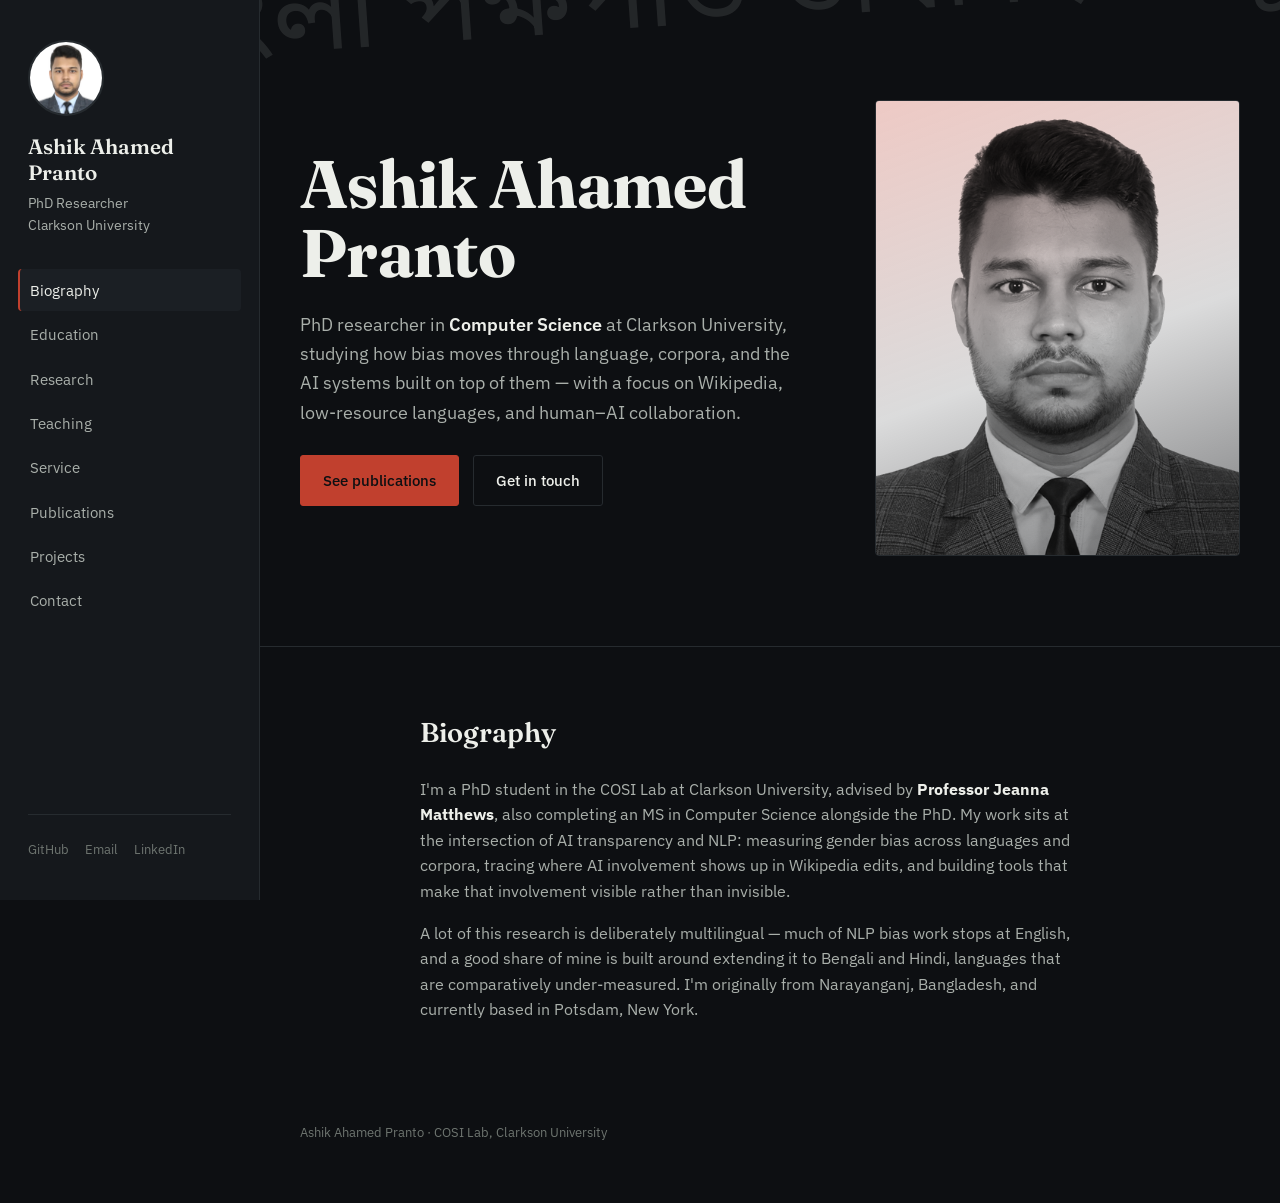
<file: index.html>
<!DOCTYPE html>
<html lang="en">
<head>
<meta charset="UTF-8">
<meta name="viewport" content="width=device-width, initial-scale=1, viewport-fit=cover">
<title>Ashik Ahamed Pranto — PhD Researcher, Computer Science</title>
<meta name="description" content="PhD researcher at Clarkson University working on AI transparency, NLP bias detection, and human-AI collaboration on Wikipedia.">
<link rel="stylesheet" href="style.css">
</head>
<body>
<div class="layout">

  <aside class="sidebar">
    <img class="portrait" src="images/profile.jpg" alt="Ashik Ahamed Pranto">
    <p class="name">Ashik Ahamed<br>Pranto</p>
    <p class="role">PhD Researcher<br>Clarkson University</p>
    <nav>
      <a href="index.html" class="active">Biography</a>
      <a href="education.html">Education</a>
      <a href="research.html">Research</a>
      <a href="teaching.html">Teaching</a>
      <a href="service.html">Service</a>
      <a href="publications.html">Publications</a>
      <a href="projects.html">Projects</a>
      <a href="contact.html">Contact</a>
    </nav>
    <div class="social">
      <a href="https://github.com/Ashikahamedpranto">GitHub</a>
      <a href="mailto:youremail@clarkson.edu">Email</a>
      <a href="#">LinkedIn</a>
    </div>
  </aside>

  <main>

    <div class="hero">
      <div class="hero-texture" aria-hidden="true">
        বাংলা পক্ষপাত ভাষা হিন্দি पूर्वाग्रह भाषा বাংলা পক্ষপাত ভাষা
      </div>
      <div class="hero-inner">
        <div>
          <h1>Ashik Ahamed Pranto</h1>
          <p class="tagline">
            PhD researcher in <strong>Computer Science</strong> at Clarkson University,
            studying how bias moves through language, corpora, and the AI systems built on top of them —
            with a focus on Wikipedia, low-resource languages, and human–AI collaboration.
          </p>
          <div class="cta-row">
            <a class="btn btn-solid" href="publications.html">See publications</a>
            <a class="btn btn-outline" href="contact.html">Get in touch</a>
          </div>
        </div>
        <div class="hero-portrait">
          <img src="images/profile.jpg" alt="Portrait of Ashik Ahamed Pranto">
        </div>
      </div>
    </div>

    <div class="wrap">
      <section class="page-section about">
        <h2>Biography</h2>
        <div class="bio">
          <p>
            I'm a PhD student in the COSI Lab at Clarkson University, advised by
            <strong>Professor Jeanna Matthews</strong>, also completing an MS in Computer Science
            alongside the PhD. My work sits at the intersection of AI transparency and NLP:
            measuring gender bias across languages and corpora, tracing where AI involvement
            shows up in Wikipedia edits, and building tools that make that involvement visible
            rather than invisible.
          </p>
          <p>
            A lot of this research is deliberately multilingual — much of NLP bias work stops at
            English, and a good share of mine is built around extending it to Bengali and Hindi,
            languages that are comparatively under-measured. I'm originally from Narayanganj,
            Bangladesh, and currently based in Potsdam, New York.
          </p>
        </div>
      </section>
    </div>

    <footer class="site-footer">Ashik Ahamed Pranto · COSI Lab, Clarkson University</footer>
  </main>

</div>
</body>
</html>
</file>
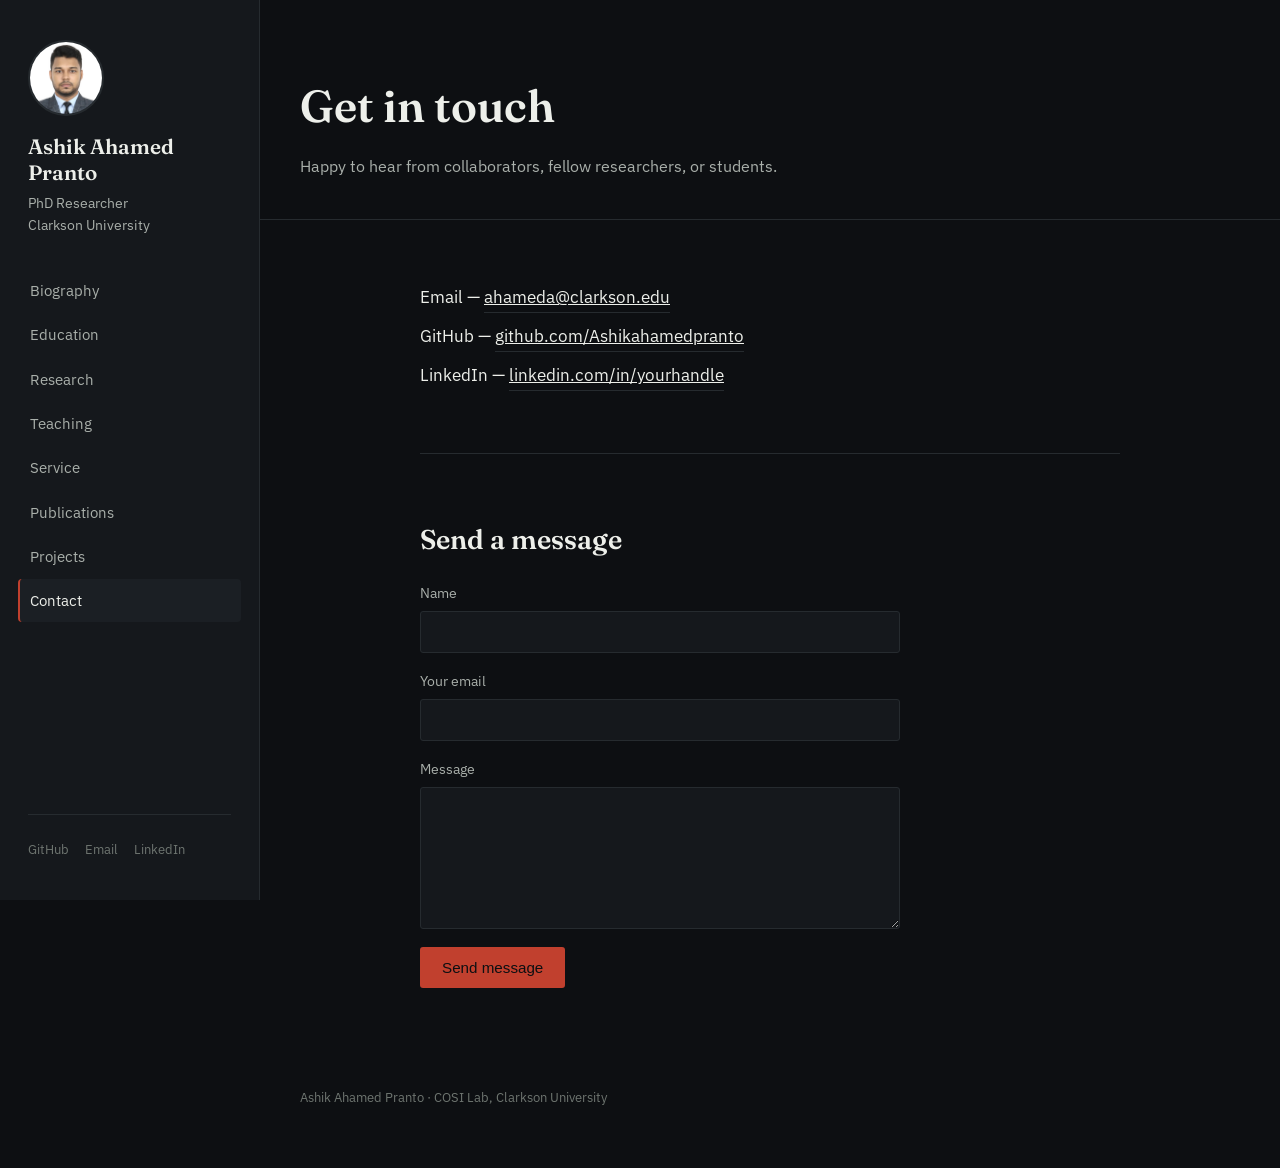
<file: contact.html>
<!DOCTYPE html>
<html lang="en">
<head>
<meta charset="UTF-8">
<meta name="viewport" content="width=device-width, initial-scale=1, viewport-fit=cover">
<title>Contact — Ashik Ahamed Pranto</title>
<link rel="stylesheet" href="style.css">
</head>
<body>
<div class="layout">

  <aside class="sidebar">
    <img class="portrait" src="images/profile.jpg" alt="Ashik Ahamed Pranto">
    <p class="name">Ashik Ahamed<br>Pranto</p>
    <p class="role">PhD Researcher<br>Clarkson University</p>
    <nav>
      <a href="index.html">Biography</a>
      <a href="education.html">Education</a>
      <a href="research.html">Research</a>
      <a href="teaching.html">Teaching</a>
      <a href="service.html">Service</a>
      <a href="publications.html">Publications</a>
      <a href="projects.html">Projects</a>
      <a href="contact.html" class="active">Contact</a>
    </nav>
    <div class="social">
      <a href="https://github.com/Ashikahamedpranto">GitHub</a>
      <a href="mailto:ahameda@clarkson.edu">Email</a>
      <a href="#">LinkedIn</a>
    </div>
  </aside>

  <main>
    <div class="page-header">
      <h1>Get in touch</h1>
      <p>Happy to hear from collaborators, fellow researchers, or students.</p>
    </div>

    <div class="wrap">
      <section class="page-section">
        <div class="contact-list">
          <div>Email — <a href="mailto:ahameda@clarkson.edu">ahameda@clarkson.edu</a></div>
          <div>GitHub — <a href="https://github.com/Ashikahamedpranto">github.com/Ashikahamedpranto</a></div>
          <div>LinkedIn — <a href="#">linkedin.com/in/yourhandle</a></div>
        </div>
      </section>

      <section class="page-section">
        <h2>Send a message</h2>
        <form action="https://formspree.io/f/mqpapqve" method="POST" class="contact-form">
          <div class="form-row">
            <label for="name">Name</label>
            <input type="text" id="name" name="name" required>
          </div>
          <div class="form-row">
            <label for="email">Your email</label>
            <input type="email" id="email" name="email" required>
          </div>
          <div class="form-row">
            <label for="message">Message</label>
            <textarea id="message" name="message" rows="6" required></textarea>
          </div>
          <button type="submit" class="btn btn-solid">Send message</button>
        </form>
      </section>
    </div>

    <footer class="site-footer">Ashik Ahamed Pranto · COSI Lab, Clarkson University</footer>
  </main>

</div>
</body>
</html>
</file>
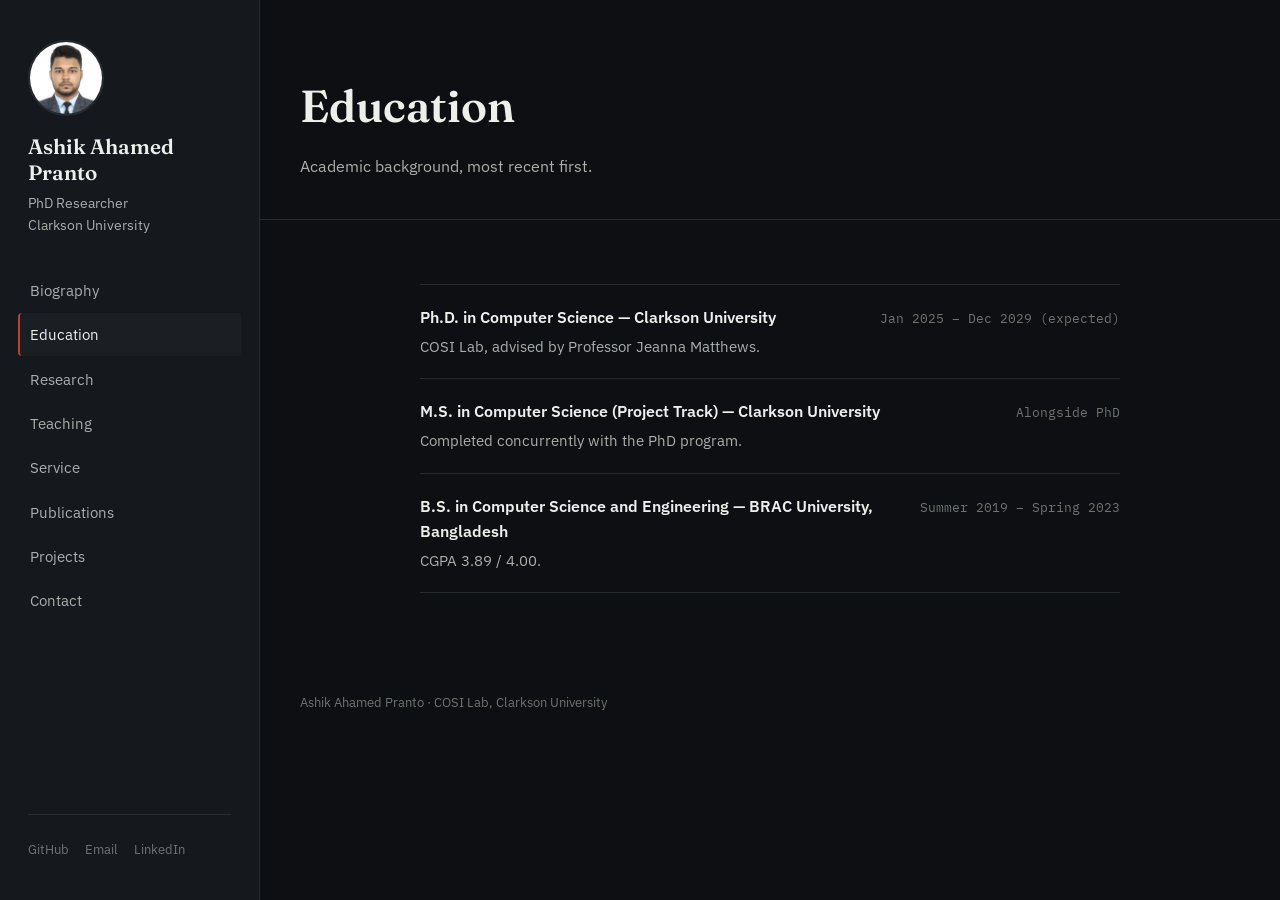
<file: education.html>
<!DOCTYPE html>
<html lang="en">
<head>
<meta charset="UTF-8">
<meta name="viewport" content="width=device-width, initial-scale=1, viewport-fit=cover">
<title>Education — Ashik Ahamed Pranto</title>
<link rel="stylesheet" href="style.css">
</head>
<body>
<div class="layout">

  <aside class="sidebar">
    <img class="portrait" src="images/profile.jpg" alt="Ashik Ahamed Pranto">
    <p class="name">Ashik Ahamed<br>Pranto</p>
    <p class="role">PhD Researcher<br>Clarkson University</p>
    <nav>
      <a href="index.html">Biography</a>
      <a href="education.html" class="active">Education</a>
      <a href="research.html">Research</a>
      <a href="teaching.html">Teaching</a>
      <a href="service.html">Service</a>
      <a href="publications.html">Publications</a>
      <a href="projects.html">Projects</a>
      <a href="contact.html">Contact</a>
    </nav>
    <div class="social">
      <a href="https://github.com/Ashikahamedpranto">GitHub</a>
      <a href="mailto:youremail@clarkson.edu">Email</a>
      <a href="#">LinkedIn</a>
    </div>
  </aside>

  <main>
    <div class="page-header">
      <h1>Education</h1>
      <p>Academic background, most recent first.</p>
    </div>

    <div class="wrap">
      <section class="page-section">
        <div class="course">
          <span class="name">Ph.D. in Computer Science — Clarkson University</span>
          <span class="term">Jan 2025 – Dec 2029 (expected)</span>
          <span class="role">COSI Lab, advised by Professor Jeanna Matthews.</span>
        </div>
        <div class="course">
          <span class="name">M.S. in Computer Science (Project Track) — Clarkson University</span>
          <span class="term">Alongside PhD</span>
          <span class="role">Completed concurrently with the PhD program.</span>
        </div>
        <div class="course">
          <span class="name">B.S. in Computer Science and Engineering — BRAC University, Bangladesh</span>
          <span class="term">Summer 2019 – Spring 2023</span>
          <span class="role">CGPA 3.89 / 4.00.</span>
        </div>
      </section>
    </div>

    <footer class="site-footer">Ashik Ahamed Pranto · COSI Lab, Clarkson University</footer>
  </main>

</div>
</body>
</html>
</file>
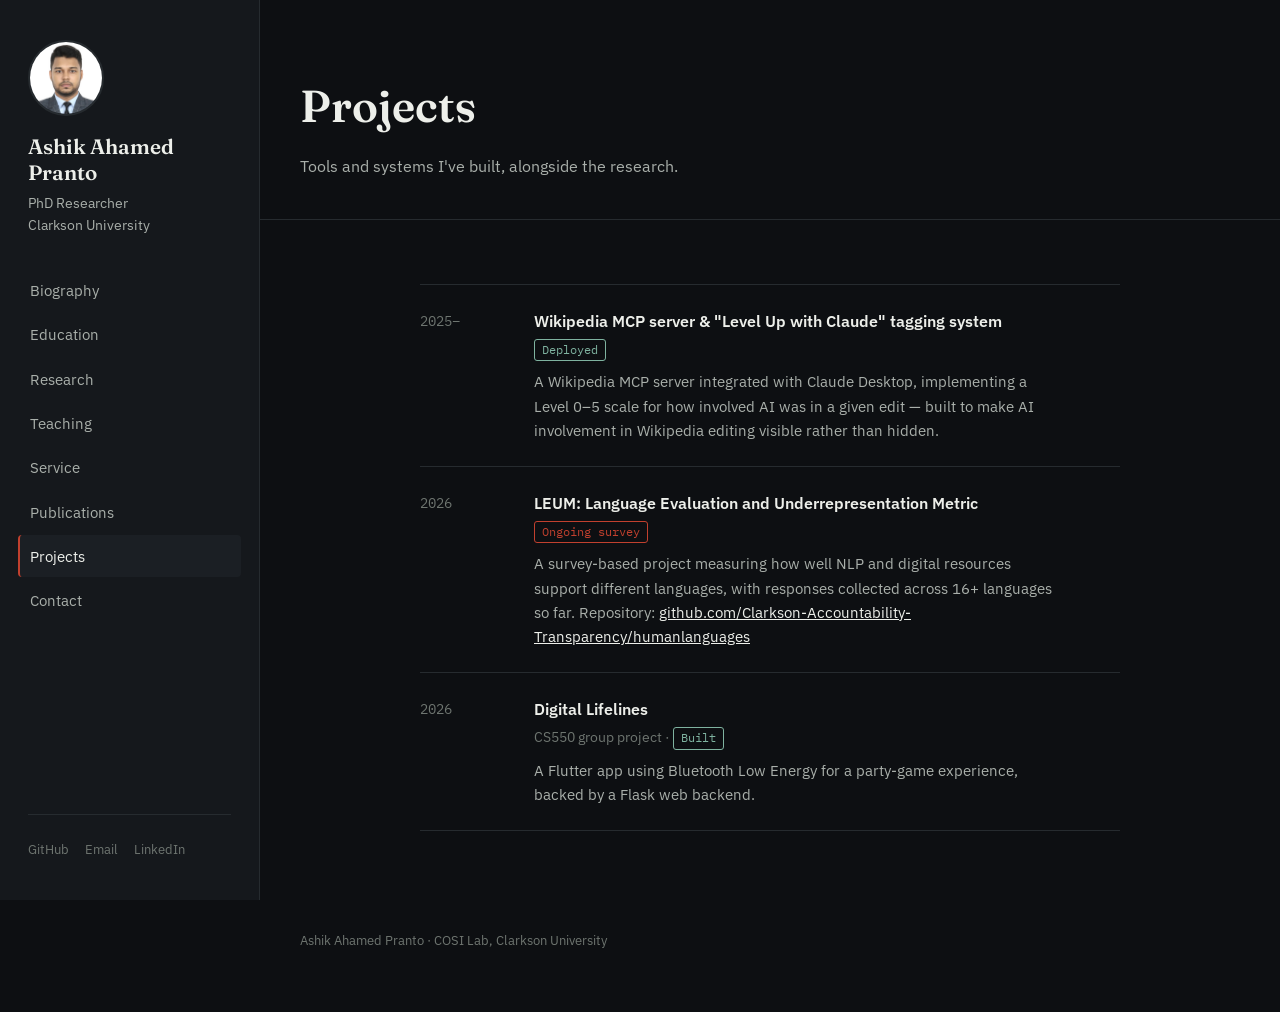
<file: projects.html>
<!DOCTYPE html>
<html lang="en">
<head>
<meta charset="UTF-8">
<meta name="viewport" content="width=device-width, initial-scale=1, viewport-fit=cover">
<title>Projects — Ashik Ahamed Pranto</title>
<link rel="stylesheet" href="style.css">
</head>
<body>
<div class="layout">

  <aside class="sidebar">
    <img class="portrait" src="images/profile.jpg" alt="Ashik Ahamed Pranto">
    <p class="name">Ashik Ahamed<br>Pranto</p>
    <p class="role">PhD Researcher<br>Clarkson University</p>
    <nav>
      <a href="index.html">Biography</a>
      <a href="education.html">Education</a>
      <a href="research.html">Research</a>
      <a href="teaching.html">Teaching</a>
      <a href="service.html">Service</a>
      <a href="publications.html">Publications</a>
      <a href="projects.html" class="active">Projects</a>
      <a href="contact.html">Contact</a>
    </nav>
    <div class="social">
      <a href="https://github.com/Ashikahamedpranto">GitHub</a>
      <a href="mailto:youremail@clarkson.edu">Email</a>
      <a href="#">LinkedIn</a>
    </div>
  </aside>

  <main>
    <div class="page-header">
      <h1>Projects</h1>
      <p>Tools and systems I've built, alongside the research.</p>
    </div>

    <div class="wrap">
      <section class="page-section">
        <div class="ledger">

          <div class="entry">
            <div class="year">2025–</div>
            <div>
              <p class="title">Wikipedia MCP server &amp; "Level Up with Claude" tagging system</p>
              <p class="meta"><span class="status accepted">Deployed</span></p>
              <p class="desc">A Wikipedia MCP server integrated with Claude Desktop, implementing a Level 0–5 scale for how involved AI was in a given edit — built to make AI involvement in Wikipedia editing visible rather than hidden.</p>
            </div>
          </div>

          <div class="entry">
            <div class="year">2026</div>
            <div>
              <p class="title">LEUM: Language Evaluation and Underrepresentation Metric</p>
              <p class="meta"><span class="status progress">Ongoing survey</span></p>
              <p class="desc">A survey-based project measuring how well NLP and digital resources support different languages, with responses collected across 16+ languages so far. Repository: <a href="https://github.com/Clarkson-Accountability-Transparency/humanlanguages/">github.com/Clarkson-Accountability-Transparency/humanlanguages</a></p>
            </div>
          </div>

          <div class="entry">
            <div class="year">2026</div>
            <div>
              <p class="title">Digital Lifelines</p>
              <p class="meta">CS550 group project · <span class="status accepted">Built</span></p>
              <p class="desc">A Flutter app using Bluetooth Low Energy for a party-game experience, backed by a Flask web backend.</p>
            </div>
          </div>

        </div>
      </section>
    </div>

    <footer class="site-footer">Ashik Ahamed Pranto · COSI Lab, Clarkson University</footer>
  </main>

</div>
</body>
</html>
</file>
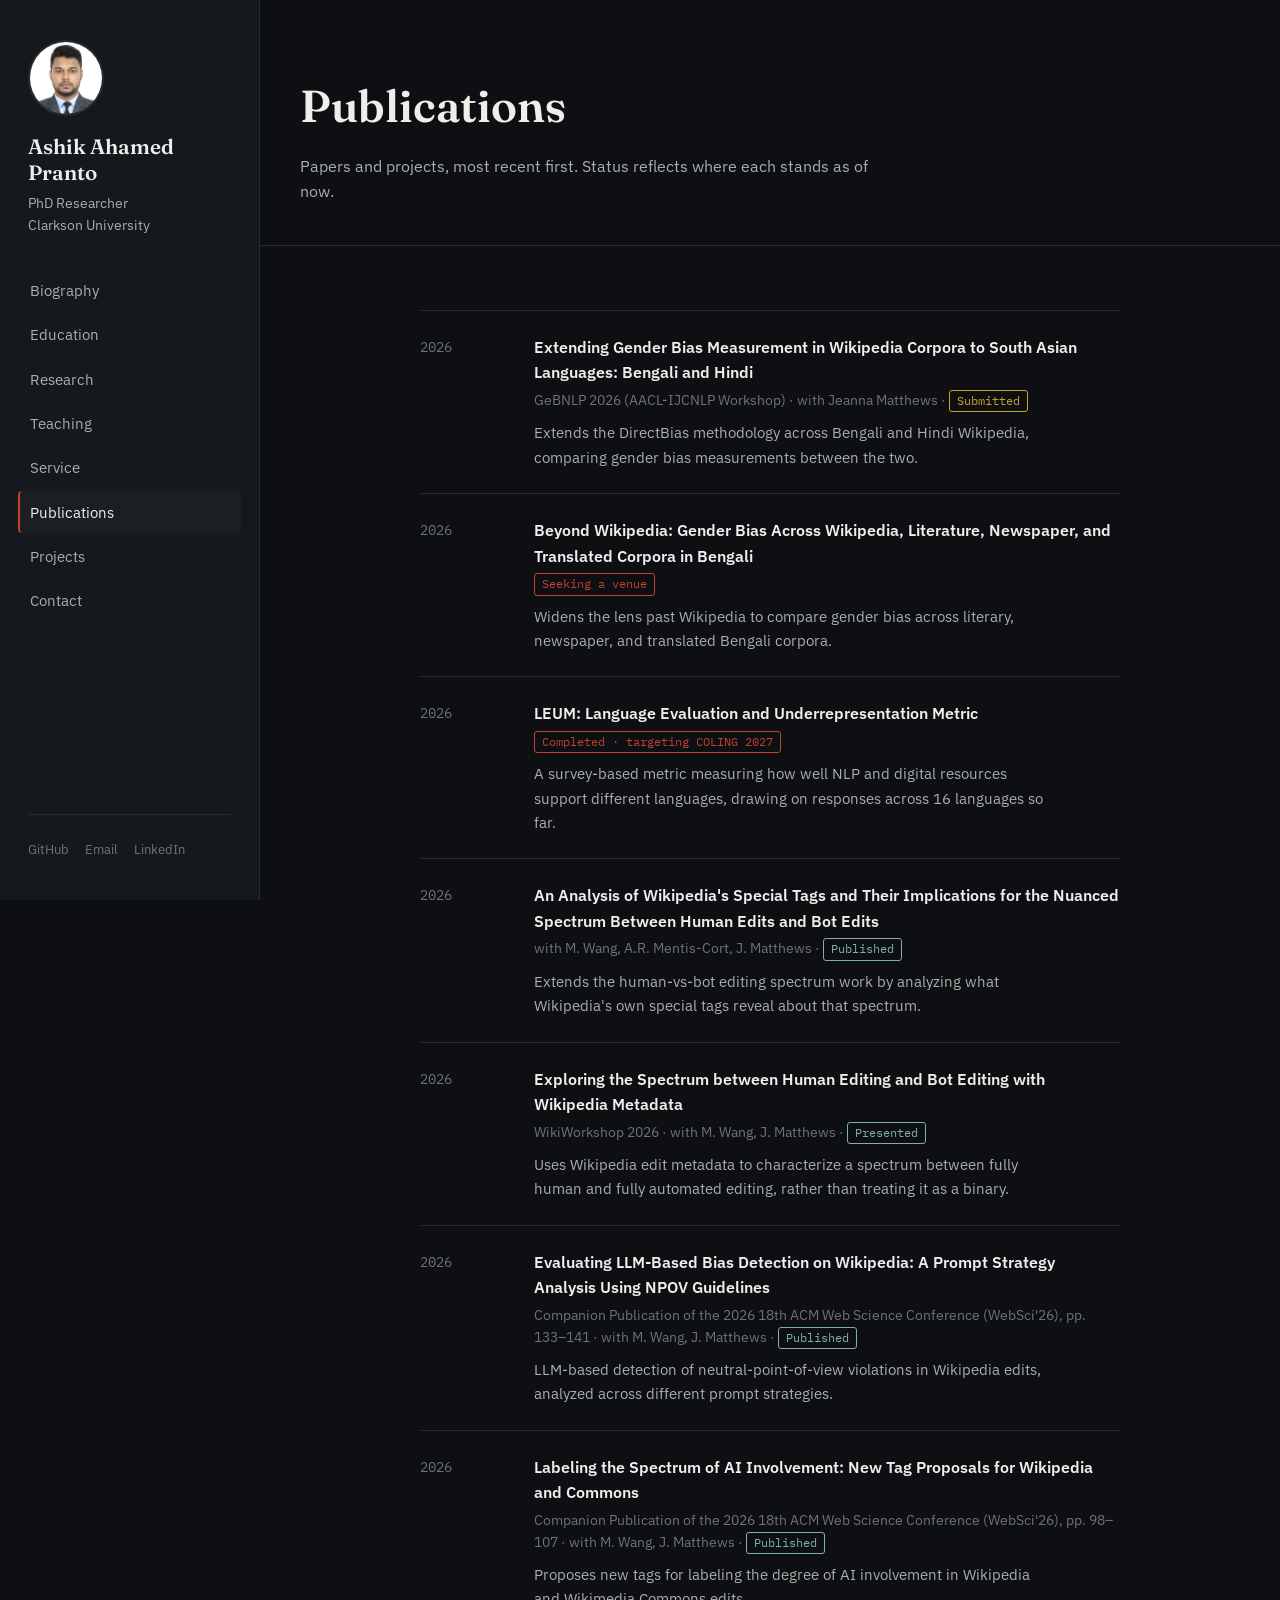
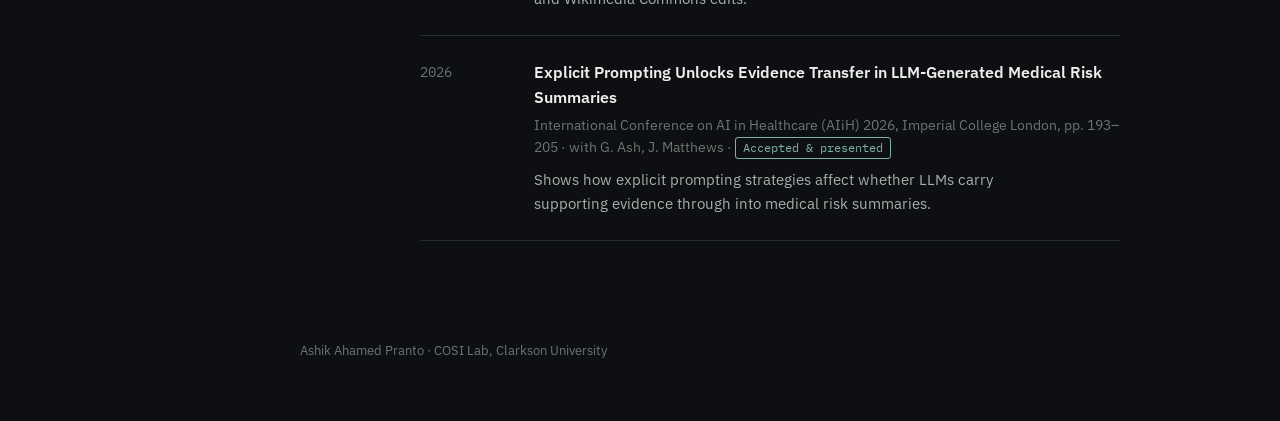
<file: publications.html>
<!DOCTYPE html>
<html lang="en">
<head>
<meta charset="UTF-8">
<meta name="viewport" content="width=device-width, initial-scale=1, viewport-fit=cover">
<title>Publications — Ashik Ahamed Pranto</title>
<link rel="stylesheet" href="style.css">
</head>
<body>
<div class="layout">

  <aside class="sidebar">
    <img class="portrait" src="images/profile.jpg" alt="Ashik Ahamed Pranto">
    <p class="name">Ashik Ahamed<br>Pranto</p>
    <p class="role">PhD Researcher<br>Clarkson University</p>
    <nav>
      <a href="index.html">Biography</a>
      <a href="education.html">Education</a>
      <a href="research.html">Research</a>
      <a href="teaching.html">Teaching</a>
      <a href="service.html">Service</a>
      <a href="publications.html" class="active">Publications</a>
      <a href="projects.html">Projects</a>
      <a href="contact.html">Contact</a>
    </nav>
    <div class="social">
      <a href="https://github.com/Ashikahamedpranto">GitHub</a>
      <a href="mailto:ahameda@clarkson.edu">Email</a>
      <a href="#">LinkedIn</a>
    </div>
  </aside>

  <main>
    <div class="page-header">
      <h1>Publications</h1>
      <p>Papers and projects, most recent first. Status reflects where each stands as of now.</p>
    </div>

    <div class="wrap">
      <section class="page-section">
        <div class="ledger">

          <div class="entry">
            <div class="year">2026</div>
            <div>
              <p class="title">Extending Gender Bias Measurement in Wikipedia Corpora to South Asian Languages: Bengali and Hindi</p>
              <p class="meta">GeBNLP 2026 (AACL-IJCNLP Workshop) · with Jeanna Matthews · <span class="status pending">Submitted</span></p>
              <p class="desc">Extends the DirectBias methodology across Bengali and Hindi Wikipedia, comparing gender bias measurements between the two.</p>
            </div>
          </div>

          <div class="entry">
            <div class="year">2026</div>
            <div>
              <p class="title">Beyond Wikipedia: Gender Bias Across Wikipedia, Literature, Newspaper, and Translated Corpora in Bengali</p>
              <p class="meta"><span class="status progress">Seeking a venue</span></p>
              <p class="desc">Widens the lens past Wikipedia to compare gender bias across literary, newspaper, and translated Bengali corpora.</p>
            </div>
          </div>

          <div class="entry">
            <div class="year">2026</div>
            <div>
              <p class="title">LEUM: Language Evaluation and Underrepresentation Metric</p>
              <p class="meta"><span class="status progress">Completed · targeting COLING 2027</span></p>
              <p class="desc">A survey-based metric measuring how well NLP and digital resources support different languages, drawing on responses across 16 languages so far.</p>
            </div>
          </div>

          <div class="entry">
            <div class="year">2026</div>
            <div>
              <p class="title">An Analysis of Wikipedia's Special Tags and Their Implications for the Nuanced Spectrum Between Human Edits and Bot Edits</p>
              <p class="meta">with M. Wang, A.R. Mentis-Cort, J. Matthews · <span class="status accepted">Published</span></p>
              <p class="desc">Extends the human-vs-bot editing spectrum work by analyzing what Wikipedia's own special tags reveal about that spectrum.</p>
            </div>
          </div>

          <div class="entry">
            <div class="year">2026</div>
            <div>
              <p class="title">Exploring the Spectrum between Human Editing and Bot Editing with Wikipedia Metadata</p>
              <p class="meta">WikiWorkshop 2026 · with M. Wang, J. Matthews · <span class="status accepted">Presented</span></p>
              <p class="desc">Uses Wikipedia edit metadata to characterize a spectrum between fully human and fully automated editing, rather than treating it as a binary.</p>
            </div>
          </div>

          <div class="entry">
            <div class="year">2026</div>
            <div>
              <p class="title">Evaluating LLM-Based Bias Detection on Wikipedia: A Prompt Strategy Analysis Using NPOV Guidelines</p>
              <p class="meta">Companion Publication of the 2026 18th ACM Web Science Conference (WebSci'26), pp. 133–141 · with M. Wang, J. Matthews · <span class="status accepted">Published</span></p>
              <p class="desc">LLM-based detection of neutral-point-of-view violations in Wikipedia edits, analyzed across different prompt strategies.</p>
            </div>
          </div>

          <div class="entry">
            <div class="year">2026</div>
            <div>
              <p class="title">Labeling the Spectrum of AI Involvement: New Tag Proposals for Wikipedia and Commons</p>
              <p class="meta">Companion Publication of the 2026 18th ACM Web Science Conference (WebSci'26), pp. 98–107 · with M. Wang, J. Matthews · <span class="status accepted">Published</span></p>
              <p class="desc">Proposes new tags for labeling the degree of AI involvement in Wikipedia and Wikimedia Commons edits.</p>
            </div>
          </div>

          <div class="entry">
            <div class="year">2026</div>
            <div>
              <p class="title">Explicit Prompting Unlocks Evidence Transfer in LLM-Generated Medical Risk Summaries</p>
              <p class="meta">International Conference on AI in Healthcare (AIiH) 2026, Imperial College London, pp. 193–205 · with G. Ash, J. Matthews · <span class="status accepted">Accepted &amp; presented</span></p>
              <p class="desc">Shows how explicit prompting strategies affect whether LLMs carry supporting evidence through into medical risk summaries.</p>
            </div>
          </div>

        </div>
      </section>
    </div>

    <footer class="site-footer">Ashik Ahamed Pranto · COSI Lab, Clarkson University</footer>
  </main>

</div>
</body>
</html>
</file>
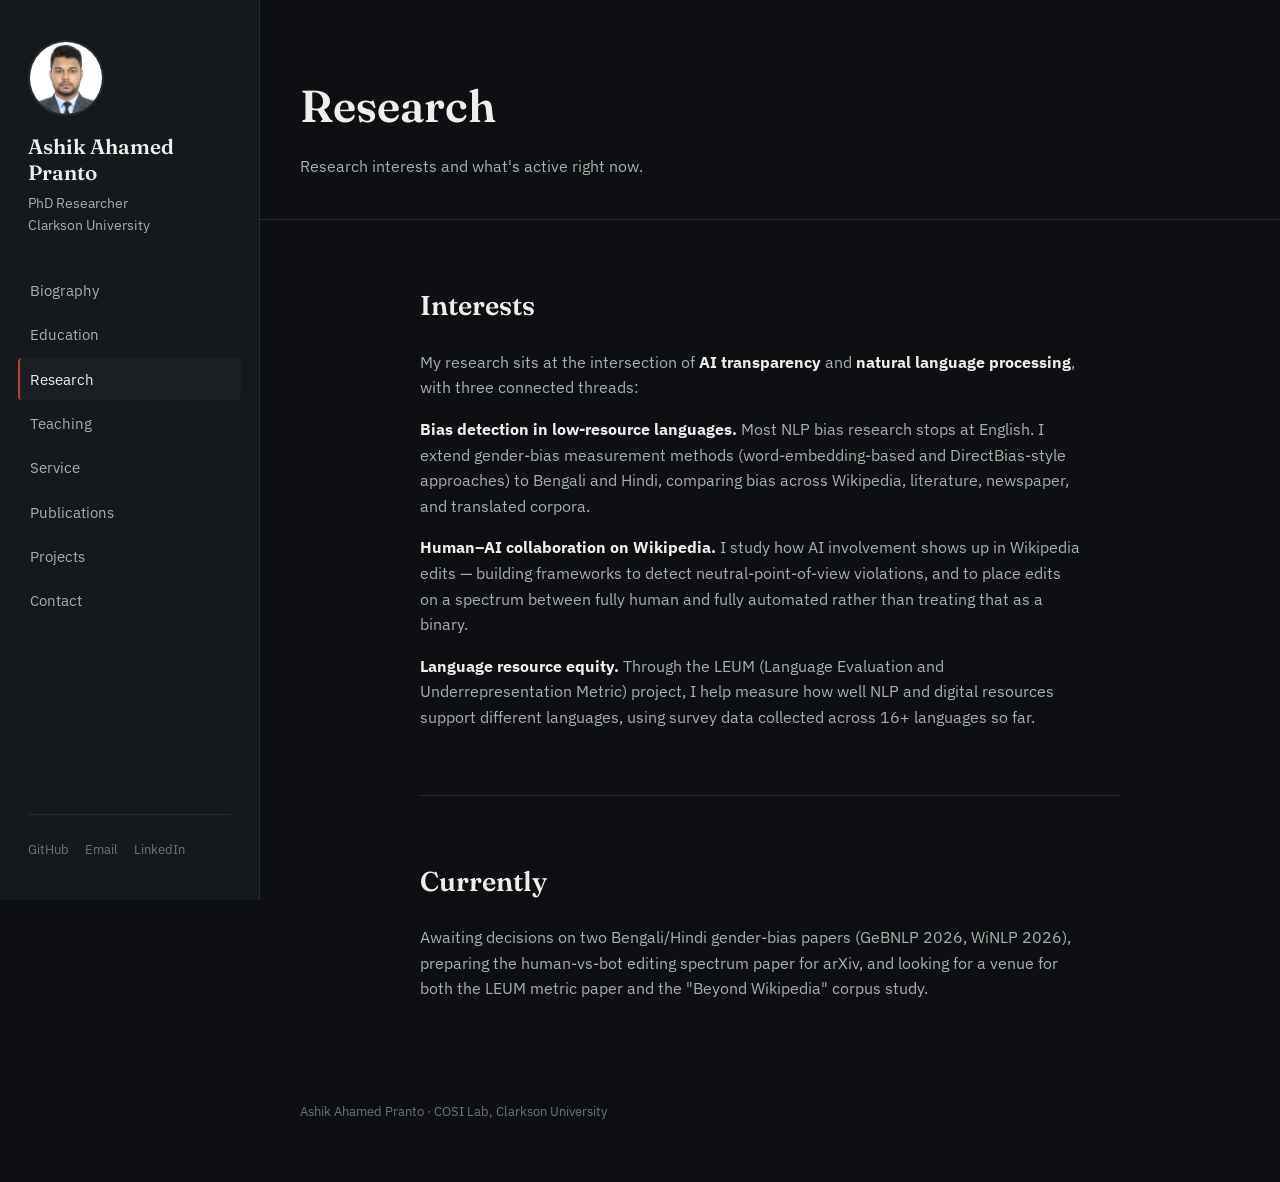
<file: research.html>
<!DOCTYPE html>
<html lang="en">
<head>
<meta charset="UTF-8">
<meta name="viewport" content="width=device-width, initial-scale=1, viewport-fit=cover">
<title>Research — Ashik Ahamed Pranto</title>
<link rel="stylesheet" href="style.css">
</head>
<body>
<div class="layout">

  <aside class="sidebar">
    <img class="portrait" src="images/profile.jpg" alt="Ashik Ahamed Pranto">
    <p class="name">Ashik Ahamed<br>Pranto</p>
    <p class="role">PhD Researcher<br>Clarkson University</p>
    <nav>
      <a href="index.html">Biography</a>
      <a href="education.html">Education</a>
      <a href="research.html" class="active">Research</a>
      <a href="teaching.html">Teaching</a>
      <a href="service.html">Service</a>
      <a href="publications.html">Publications</a>
      <a href="projects.html">Projects</a>
      <a href="contact.html">Contact</a>
    </nav>
    <div class="social">
      <a href="https://github.com/Ashikahamedpranto">GitHub</a>
      <a href="mailto:youremail@clarkson.edu">Email</a>
      <a href="#">LinkedIn</a>
    </div>
  </aside>

  <main>
    <div class="page-header">
      <h1>Research</h1>
      <p>Research interests and what's active right now.</p>
    </div>

    <div class="wrap">
      <section class="page-section">
        <h2>Interests</h2>
        <div class="bio">
          <p>
            My research sits at the intersection of <strong>AI transparency</strong> and
            <strong>natural language processing</strong>, with three connected threads:
          </p>
          <p>
            <strong>Bias detection in low-resource languages.</strong> Most NLP bias research
            stops at English. I extend gender-bias measurement methods (word-embedding-based
            and DirectBias-style approaches) to Bengali and Hindi, comparing bias across
            Wikipedia, literature, newspaper, and translated corpora.
          </p>
          <p>
            <strong>Human–AI collaboration on Wikipedia.</strong> I study how AI involvement
            shows up in Wikipedia edits — building frameworks to detect neutral-point-of-view
            violations, and to place edits on a spectrum between fully human and fully
            automated rather than treating that as a binary.
          </p>
          <p>
            <strong>Language resource equity.</strong> Through the LEUM (Language Evaluation
            and Underrepresentation Metric) project, I help measure how well NLP and digital
            resources support different languages, using survey data collected across
            16+ languages so far.
          </p>
        </div>
      </section>

      <section class="page-section">
        <h2>Currently</h2>
        <div class="bio">
          <p>
            Awaiting decisions on two Bengali/Hindi gender-bias papers (GeBNLP 2026, WiNLP 2026),
            preparing the human-vs-bot editing spectrum paper for arXiv, and looking for a venue
            for both the LEUM metric paper and the "Beyond Wikipedia" corpus study.
          </p>
        </div>
      </section>
    </div>

    <footer class="site-footer">Ashik Ahamed Pranto · COSI Lab, Clarkson University</footer>
  </main>

</div>
</body>
</html>
</file>
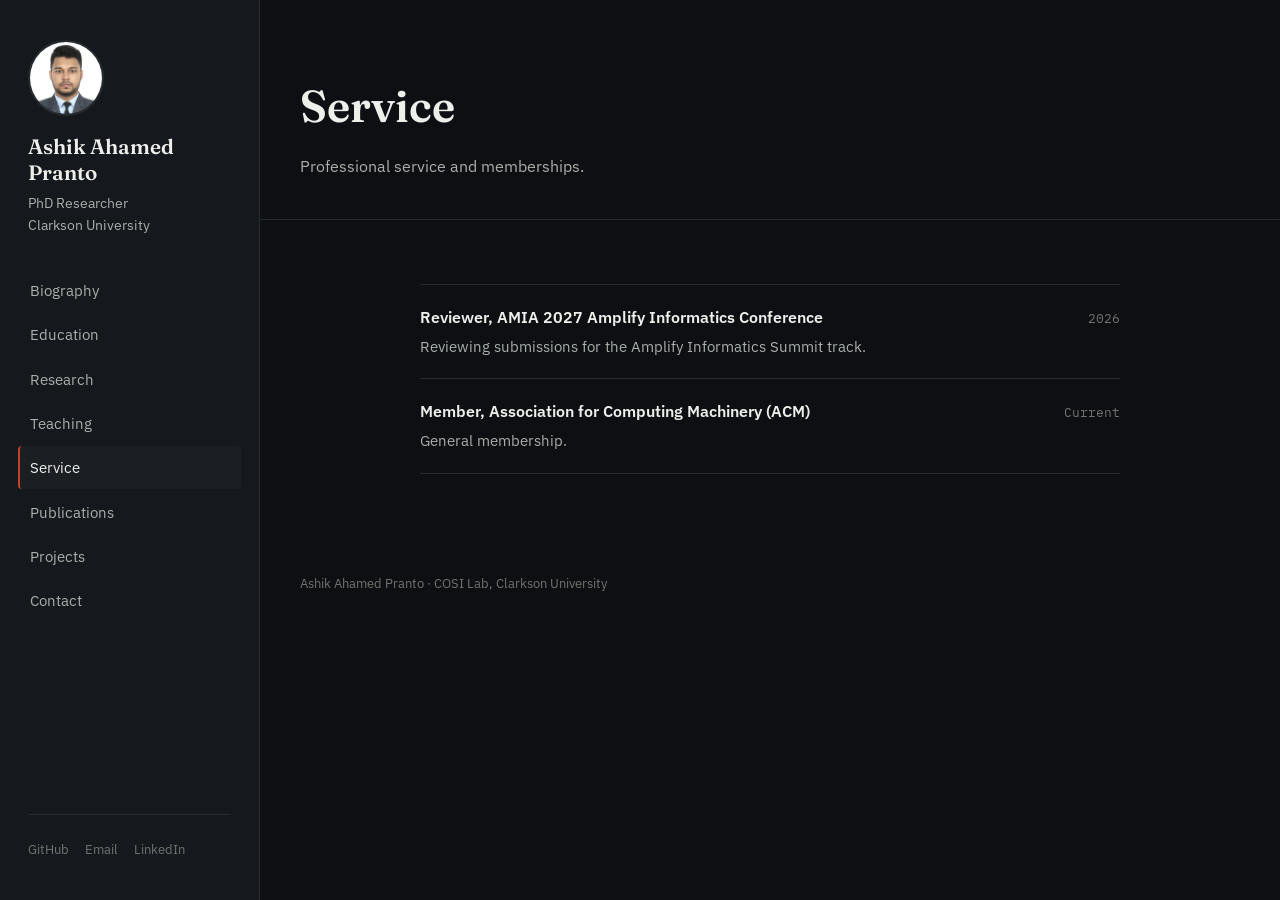
<file: service.html>
<!DOCTYPE html>
<html lang="en">
<head>
<meta charset="UTF-8">
<meta name="viewport" content="width=device-width, initial-scale=1, viewport-fit=cover">
<title>Service — Ashik Ahamed Pranto</title>
<link rel="stylesheet" href="style.css">
</head>
<body>
<div class="layout">

  <aside class="sidebar">
    <img class="portrait" src="images/profile.jpg" alt="Ashik Ahamed Pranto">
    <p class="name">Ashik Ahamed<br>Pranto</p>
    <p class="role">PhD Researcher<br>Clarkson University</p>
    <nav>
      <a href="index.html">Biography</a>
      <a href="education.html">Education</a>
      <a href="research.html">Research</a>
      <a href="teaching.html">Teaching</a>
      <a href="service.html" class="active">Service</a>
      <a href="publications.html">Publications</a>
      <a href="projects.html">Projects</a>
      <a href="contact.html">Contact</a>
    </nav>
    <div class="social">
      <a href="https://github.com/Ashikahamedpranto">GitHub</a>
      <a href="mailto:youremail@clarkson.edu">Email</a>
      <a href="#">LinkedIn</a>
    </div>
  </aside>

  <main>
    <div class="page-header">
      <h1>Service</h1>
      <p>Professional service and memberships.</p>
    </div>

    <div class="wrap">
      <section class="page-section">
        <div class="course">
          <span class="name">Reviewer, AMIA 2027 Amplify Informatics Conference</span>
          <span class="term">2026</span>
          <span class="role">Reviewing submissions for the Amplify Informatics Summit track.</span>
        </div>
        <div class="course">
          <span class="name">Member, Association for Computing Machinery (ACM)</span>
          <span class="term">Current</span>
          <span class="role">General membership.</span>
        </div>
      </section>
    </div>

    <footer class="site-footer">Ashik Ahamed Pranto · COSI Lab, Clarkson University</footer>
  </main>

</div>
</body>
</html>
</file>
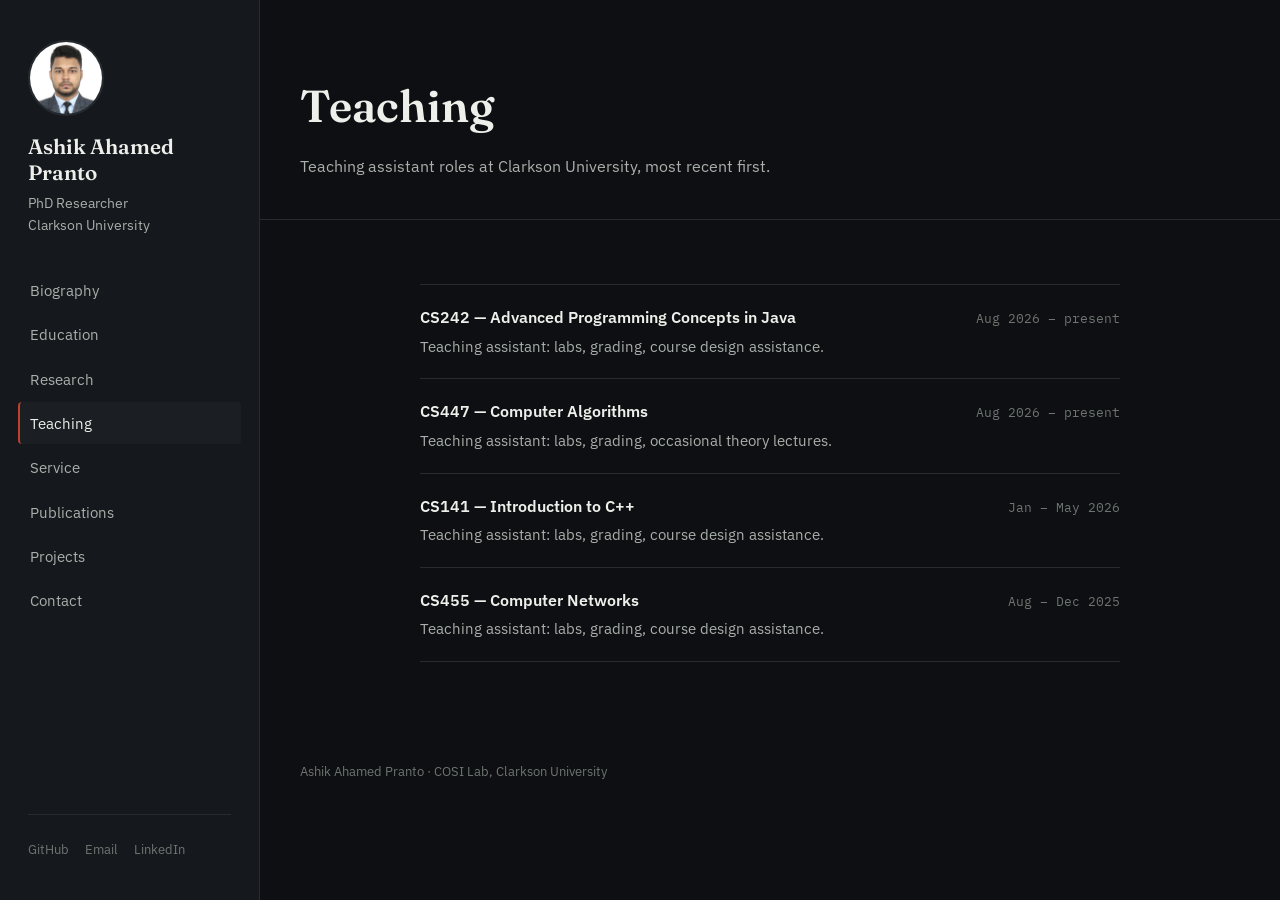
<file: teaching.html>
<!DOCTYPE html>
<html lang="en">
<head>
<meta charset="UTF-8">
<meta name="viewport" content="width=device-width, initial-scale=1, viewport-fit=cover">
<title>Teaching — Ashik Ahamed Pranto</title>
<link rel="stylesheet" href="style.css">
</head>
<body>
<div class="layout">

  <aside class="sidebar">
    <img class="portrait" src="images/profile.jpg" alt="Ashik Ahamed Pranto">
    <p class="name">Ashik Ahamed<br>Pranto</p>
    <p class="role">PhD Researcher<br>Clarkson University</p>
    <nav>
      <a href="index.html">Biography</a>
      <a href="education.html">Education</a>
      <a href="research.html">Research</a>
      <a href="teaching.html" class="active">Teaching</a>
      <a href="service.html">Service</a>
      <a href="publications.html">Publications</a>
      <a href="projects.html">Projects</a>
      <a href="contact.html">Contact</a>
    </nav>
    <div class="social">
      <a href="https://github.com/Ashikahamedpranto">GitHub</a>
      <a href="mailto:youremail@clarkson.edu">Email</a>
      <a href="#">LinkedIn</a>
    </div>
  </aside>

  <main>
    <div class="page-header">
      <h1>Teaching</h1>
      <p>Teaching assistant roles at Clarkson University, most recent first.</p>
    </div>

    <div class="wrap">
      <section class="page-section">
        <div class="course">
          <span class="name">CS242 — Advanced Programming Concepts in Java</span>
          <span class="term">Aug 2026 – present</span>
          <span class="role">Teaching assistant: labs, grading, course design assistance.</span>
        </div>
        <div class="course">
          <span class="name">CS447 — Computer Algorithms</span>
          <span class="term">Aug 2026 – present</span>
          <span class="role">Teaching assistant: labs, grading, occasional theory lectures.</span>
        </div>
        <div class="course">
          <span class="name">CS141 — Introduction to C++</span>
          <span class="term">Jan – May 2026</span>
          <span class="role">Teaching assistant: labs, grading, course design assistance.</span>
        </div>
        <div class="course">
          <span class="name">CS455 — Computer Networks</span>
          <span class="term">Aug – Dec 2025</span>
          <span class="role">Teaching assistant: labs, grading, course design assistance.</span>
        </div>
      </section>
    </div>

    <footer class="site-footer">Ashik Ahamed Pranto · COSI Lab, Clarkson University</footer>
  </main>

</div>
</body>
</html>
</file>
<file: style.css>
/* Ashik — academic site. Dark, bold direction, grounded in his research
   (multilingual NLP bias, Wikipedia editing, script comparison). */

@import url('https://fonts.googleapis.com/css2?family=Fraunces:opsz,wght@9..144,300..900&family=IBM+Plex+Sans:wght@400;500;600&family=IBM+Plex+Mono:wght@400;500&family=Noto+Sans+Bengali:wght@400;500&family=Noto+Sans+Devanagari:wght@400;500&display=swap');

:root {
  --ink: #0D0F12;
  --surface: #15181C;
  --surface-raised: #1B1F24;
  --paper: #EDEFEA;
  --paper-soft: #A9AFAA;
  --paper-faint: #6E7570;
  --rule: #262B2F;
  --red: #C1402E;
  --gold: #C9A227;

  box-sizing: border-box;
  padding-top: env(safe-area-inset-top, 0px);
  padding-bottom: env(safe-area-inset-bottom, 0px);
}

* { box-sizing: border-box; }

html { scroll-padding-top: env(safe-area-inset-top, 0px); }

body {
  margin: 0;
  background: var(--ink);
  color: var(--paper);
  font-family: 'IBM Plex Sans', system-ui, sans-serif;
  line-height: 1.6;
  -webkit-font-smoothing: antialiased;
}

a { color: var(--paper); }
a:hover { color: var(--red); }
a:focus-visible, button:focus-visible { outline: 2px solid var(--gold); outline-offset: 3px; }

.layout {
  display: flex;
  min-height: 100vh;
}

/* ---------- Sidebar ---------- */

.sidebar {
  width: 260px;
  flex-shrink: 0;
  background: var(--surface);
  border-right: 1px solid var(--rule);
  padding: 40px 28px;
  display: flex;
  flex-direction: column;
  position: sticky;
  top: 0;
  height: 100vh;
}

.sidebar .portrait {
  width: 76px;
  height: 76px;
  border-radius: 50%;
  object-fit: cover;
  object-position: top center;
  border: 2px solid var(--rule);
  margin-bottom: 18px;
}

.sidebar .name {
  font-family: 'Fraunces', serif;
  font-weight: 600;
  font-size: 1.3rem;
  line-height: 1.25;
  margin: 0 0 6px;
}

.sidebar .role {
  color: var(--paper-soft);
  font-size: 0.88rem;
  margin: 0 0 32px;
}

.sidebar nav {
  display: flex;
  flex-direction: column;
  gap: 2px;
  margin-bottom: auto;
}

.sidebar nav a {
  display: block;
  padding: 9px 10px;
  margin: 0 -10px;
  border-radius: 4px;
  text-decoration: none;
  color: var(--paper-soft);
  font-size: 0.95rem;
  border-left: 2px solid transparent;
}

.sidebar nav a:hover {
  color: var(--paper);
  background: var(--surface-raised);
}

.sidebar nav a.active {
  color: var(--paper);
  border-left-color: var(--red);
  background: var(--surface-raised);
}

.sidebar .social {
  display: flex;
  gap: 16px;
  padding-top: 24px;
  border-top: 1px solid var(--rule);
}

.sidebar .social a {
  color: var(--paper-faint);
  font-size: 0.82rem;
  text-decoration: none;
}
.sidebar .social a:hover { color: var(--red); }

/* ---------- Main ---------- */

main { flex: 1; min-width: 0; }
.wrap { max-width: 780px; margin: 0 auto; padding: 0 40px; }

/* ---------- Hero (home page) ---------- */

.hero {
  position: relative;
  padding: 100px 40px 90px;
  overflow: hidden;
  border-bottom: 1px solid var(--rule);
}

.hero-texture {
  position: absolute;
  inset: 0;
  pointer-events: none;
  opacity: 0.10;
  font-family: 'Noto Sans Bengali', 'Noto Sans Devanagari', serif;
  font-size: 5.5rem;
  line-height: 1.1;
  color: var(--paper);
  overflow: hidden;
  white-space: nowrap;
  transform: rotate(-4deg) scale(1.2);
  z-index: 0;
}

.hero-inner {
  position: relative;
  z-index: 1;
  display: grid;
  grid-template-columns: 1.3fr 0.9fr;
  gap: 48px;
  align-items: center;
  max-width: 980px;
}

.hero h1 {
  font-family: 'Fraunces', serif;
  font-weight: 700;
  font-size: clamp(2.6rem, 5.5vw, 4.2rem);
  line-height: 1.02;
  letter-spacing: -0.01em;
  margin: 0 0 22px;
}

.hero .tagline {
  font-size: 1.15rem;
  color: var(--paper-soft);
  max-width: 46ch;
  margin: 0 0 28px;
}

.hero .tagline strong { color: var(--paper); font-weight: 600; }

.hero .cta-row { display: flex; gap: 14px; flex-wrap: wrap; }

.btn {
  display: inline-block;
  padding: 12px 22px;
  border-radius: 3px;
  font-size: 0.95rem;
  font-weight: 500;
  text-decoration: none;
  border: 1px solid var(--rule);
}
.btn-solid { background: var(--red); color: var(--ink); border-color: var(--red); }
.btn-solid:hover { background: #a63524; color: var(--ink); }
.btn-outline { color: var(--paper); }
.btn-outline:hover { border-color: var(--paper-soft); color: var(--paper); }

.hero-portrait {
  position: relative;
  aspect-ratio: 4 / 5;
  border-radius: 4px;
  overflow: hidden;
  border: 1px solid var(--rule);
}

.hero-portrait img {
  width: 100%;
  height: 100%;
  object-fit: cover;
  filter: grayscale(1) contrast(1.08);
}

.hero-portrait::after {
  content: "";
  position: absolute;
  inset: 0;
  background: linear-gradient(160deg, rgba(193,64,46,0.28), rgba(13,15,18,0.15) 55%, rgba(13,15,18,0.55));
  mix-blend-mode: multiply;
}

/* ---------- Sections ---------- */

section.page-section {
  padding: 64px 0;
  border-bottom: 1px solid var(--rule);
}
section.page-section:last-of-type { border-bottom: none; }

.page-section h2 {
  font-family: 'Fraunces', serif;
  font-weight: 600;
  font-size: 1.7rem;
  margin: 0 0 22px;
}

.page-section .lede {
  color: var(--paper-soft);
  max-width: 62ch;
  margin: 0 0 30px;
}

.bio p { max-width: 66ch; margin: 0 0 16px; color: var(--paper-soft); }
.bio p:last-child { margin-bottom: 0; }
.bio strong { color: var(--paper); }

/* page header for non-home pages */
.page-header {
  padding: 70px 40px 40px;
  border-bottom: 1px solid var(--rule);
}
.page-header h1 {
  font-family: 'Fraunces', serif;
  font-weight: 600;
  font-size: clamp(2rem, 4vw, 2.8rem);
  margin: 0 0 12px;
}
.page-header p { color: var(--paper-soft); max-width: 60ch; margin: 0; }

/* ---------- Publications ledger ---------- */

.ledger { border-top: 1px solid var(--rule); }

.entry {
  display: grid;
  grid-template-columns: 90px 1fr;
  gap: 4px 24px;
  padding: 24px 0;
  border-bottom: 1px solid var(--rule);
}

.entry .year {
  font-family: 'IBM Plex Mono', monospace;
  font-size: 0.85rem;
  color: var(--paper-faint);
  padding-top: 2px;
}

.entry .title { font-weight: 600; margin: 0 0 4px; color: var(--paper); }
.entry .meta { font-size: 0.85rem; color: var(--paper-faint); margin: 0 0 8px; }
.entry .desc { color: var(--paper-soft); font-size: 0.95rem; max-width: 58ch; margin: 0; }

.status {
  display: inline-block;
  font-size: 0.72rem;
  font-family: 'IBM Plex Mono', monospace;
  padding: 1px 7px;
  border-radius: 3px;
  border: 1px solid currentColor;
}
.status.accepted { color: #7FB3A0; }
.status.pending  { color: var(--gold); }
.status.progress { color: var(--red); }

/* ---------- Teaching ---------- */

.course {
  display: grid;
  grid-template-columns: 1fr auto;
  gap: 4px 16px;
  padding: 20px 0;
  border-bottom: 1px solid var(--rule);
  align-items: baseline;
}
.course:first-child { border-top: 1px solid var(--rule); }
.course .name { font-weight: 600; color: var(--paper); }
.course .term {
  font-family: 'IBM Plex Mono', monospace;
  font-size: 0.82rem;
  color: var(--paper-faint);
  white-space: nowrap;
}
.course .role { grid-column: 1 / -1; color: var(--paper-soft); font-size: 0.92rem; }

/* ---------- Contact ---------- */

.contact-list {
  display: flex;
  flex-direction: column;
  gap: 12px;
  font-size: 1.05rem;
}
.contact-list a { border-bottom: 1px solid var(--rule); padding-bottom: 4px; }

footer.site-footer {
  padding: 36px 40px 60px;
  color: var(--paper-faint);
  font-size: 0.8rem;
}

/* ---------- Responsive ---------- */

@media (max-width: 860px) {
  .layout { flex-direction: column; }
  .sidebar {
    position: relative;
    width: 100%;
    height: auto;
    flex-direction: row;
    align-items: center;
    padding: 20px 24px;
    gap: 16px;
  }
  .sidebar .portrait { width: 44px; height: 44px; margin-bottom: 0; }
  .sidebar .name, .sidebar .role { display: none; }
  .sidebar nav { flex-direction: row; gap: 4px; margin: 0 0 0 auto; }
  .sidebar nav a { padding: 6px 10px; font-size: 0.85rem; }
  .sidebar .social { display: none; }

  .hero { padding: 56px 24px 48px; }
  .hero-inner { grid-template-columns: 1fr; }
  .hero-portrait { max-width: 260px; }
  .page-header { padding: 48px 24px 32px; }
  .wrap { padding: 0 24px; }
  .entry { grid-template-columns: 1fr; }
  .course { grid-template-columns: 1fr; }
  .course .term { order: 2; }
}


/* ---------- Contact form ---------- */

.contact-form { max-width: 480px; margin-top: 8px; }
.form-row { margin-bottom: 18px; display: flex; flex-direction: column; gap: 6px; }
.form-row label { font-size: 0.85rem; color: var(--paper-soft); }
.form-row input, .form-row textarea {
  background: var(--surface);
  border: 1px solid var(--rule);
  color: var(--paper);
  font-family: 'IBM Plex Sans', sans-serif;
  font-size: 0.95rem;
  padding: 10px 12px;
  border-radius: 3px;
}
.form-row input:focus, .form-row textarea:focus {
  outline: 2px solid var(--gold);
  outline-offset: 1px;
  border-color: var(--gold);
}
.contact-form button { border: none; cursor: pointer; align-self: flex-start; }
</file>
